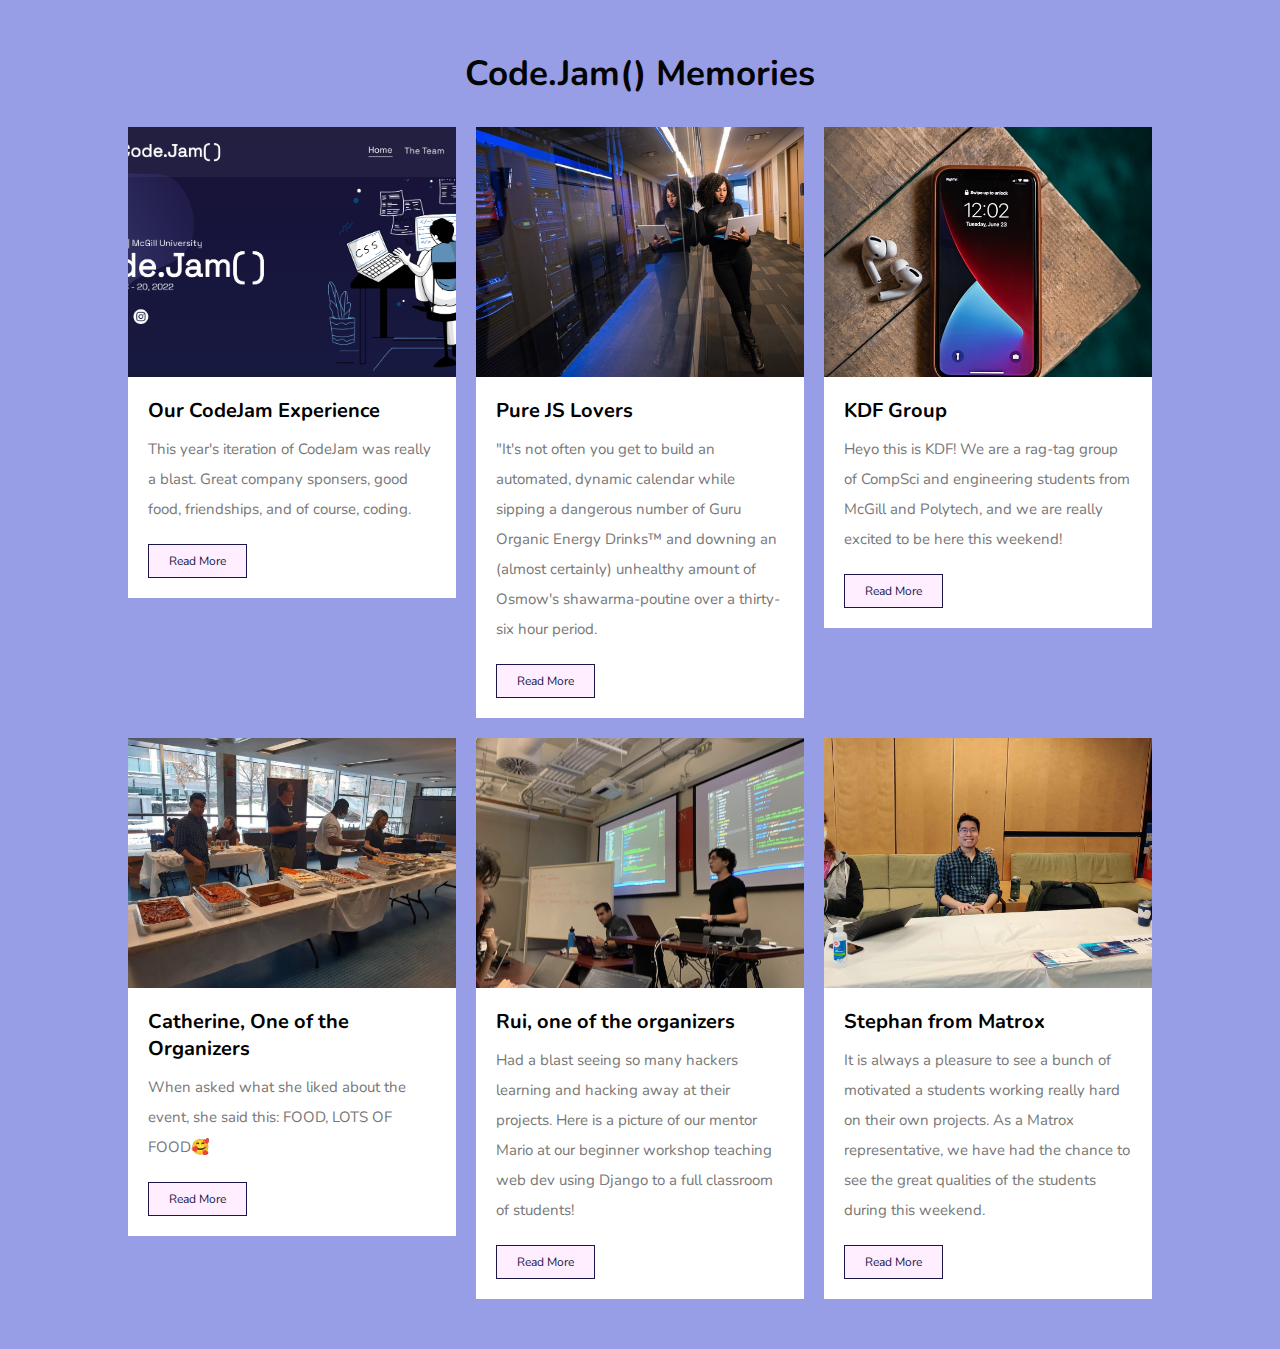
<file: index.html>
<!DOCTYPE html>
<html lang="en">
<head>
    <meta charset="UTF-8">
    <meta http-equiv="X-UA-Compatible" content="IE=edge">
    <meta name="viewport" content="width=device-width, initial-scale=1.0">
    <title>Code.Jam() Memories</title>
    <link rel="stylesheet" href="style.css">
</head>
<body>
    
    <section class="blog">
        <h1 class="heading">Code.Jam() Memories</h1>

        <div class="box-container">

            <!--first post-->
            <div class="box">
                <div class="image">
                    <img src="img/post-1.jpg" alt="">
                </div>
                <div class="content">
                    <h3>Our CodeJam Experience</h3>
                    <p> This year's iteration of CodeJam was really a blast.
                        Great company sponsers, good food, friendships, and of course,
                        coding. </p>
                        <a href="posts/post-1.html" class="btn">read more</a>
                </div>
            </div>

            <!--2nd post-->
            <div class="box">
                <div class="image">
                    <img src="img/post-2.jpg" alt="">
                </div>
                <div class="content">
                    <h3> Pure JS Lovers </h3>
                    <p>"It's not often you get to build an automated, dynamic 
                        calendar while sipping a dangerous number of Guru 
                        Organic Energy Drinks™ and downing an (almost certainly) 
                        unhealthy amount of Osmow's shawarma-poutine over  a 
                        thirty-six hour period.</p>
                        
                        
                        <a href="posts/post-2.html" class="btn">read more</a>
                </div>
            </div>

            <!--3rd post-->
            <div class="box">
                <div class="image">
                    <img src="img/post-3.jpg" alt="">
                </div>
                <div class="content">
                    <h3>KDF Group</h3>
                    <p>Heyo this is KDF! We are a rag-tag group of CompSci and 
                        engineering students from McGill and Polytech, and we 
                        are really excited to be here this weekend! 
                    </p>
                        <a href="posts/post-3.html" class="btn">read more</a>
                </div>
            </div>

            <!--4th post-->
            <div class="box">
                <div class="image">
                    <img src="img/post-4.jpg" alt="">
                </div>
                <div class="content">
                    <h3>Catherine, One of the Organizers</h3>
                    <p>When asked what she liked about the event, she said this: 
                        FOOD, LOTS OF FOOD🥰</p>
                        <a href="posts/post-4.html" class="btn">read more</a>
                </div>
            </div>

            <!--5th post-->
            <div class="box">
                <div class="image">
                    <img src="img/post-5.jpg" alt="">
                </div>
                <div class="content">
                    <h3>Rui, one of the organizers</h3>
                    <p>Had a blast seeing so many hackers learning and hacking 
                        away at their projects. Here is a picture of our mentor 
                        Mario at our beginner workshop teaching web dev using 
                        Django to a full classroom of students!</p>
                        <a href="posts/post-5.html" class="btn">read more</a>
                </div>
            </div>

            <!--6th post-->
            <div class="box">
                <div class="image">
                    <img src="img/post-6.jpg" alt="">
                </div>
                <div class="content">
                    <h3>Stephan from Matrox</h3>
                    <p>It is always a pleasure to see a bunch of motivated a 
                        students working really hard on their own projects. As a 
                        Matrox representative, we have had the chance to see the 
                        great qualities of the students
                        during this weekend. </p>
                        
                        <a href="posts/post-6.html" class="btn">read more</a>
                </div>
            </div>



        </div>
    </section>
    
</body>
</html>
</file>
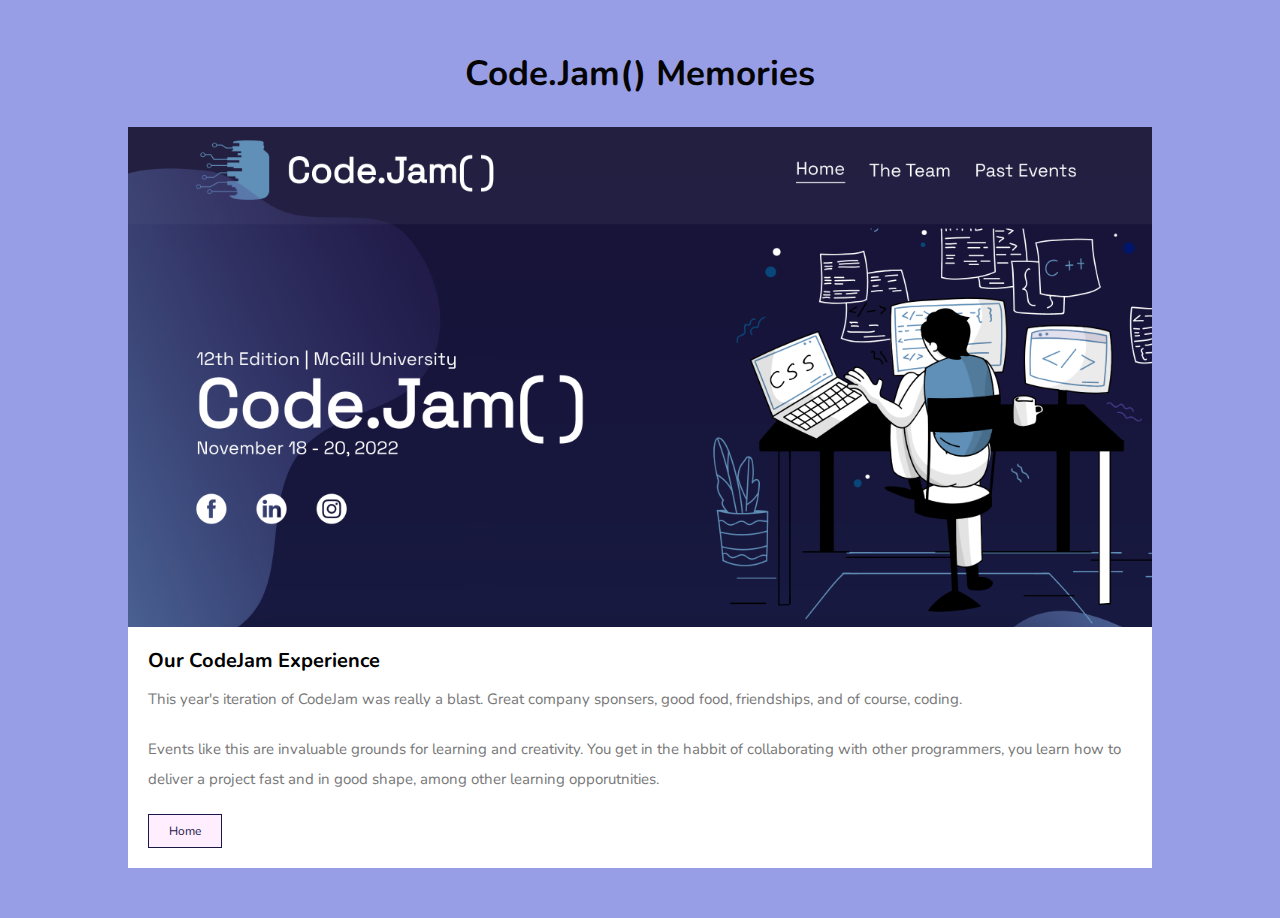
<file: posts/post-1.html>
<!DOCTYPE html>
<html lang="en">
<head>
    <meta charset="UTF-8">
    <meta http-equiv="X-UA-Compatible" content="IE=edge">
    <meta name="viewport" content="width=device-width, initial-scale=1.0">
    <title>Code.Jam() Memories</title>
    <link rel="stylesheet" href="../style.css">
</head>
<body>
    
    <section class="post">
        <h1 class="heading">Code.Jam() Memories</h1>

        <div class="box-container">

            <!--first post-->
            <div class="box">
                <div class="image">
                    <img src="../img/post-1.jpg" alt="">
                </div>
                <div class="content">
                    <h3>Our CodeJam Experience</h3>
                    <p>This year's iteration of CodeJam was really a blast.
                        Great company sponsers, good food, friendships, and of course,
                        coding.
                    </p>
                    <p> Events like this are invaluable grounds for learning and 
                        creativity. You get in the habbit of collaborating with other
                        programmers, you learn how to deliver a project fast and in good
                        shape, among other learning opporutnities.
                    </p>
                        <a href="../index.html" class="btn">home</a>
                </div>
            </div>

            

        </div>
    </section>
    
</body>
</html>
</file>
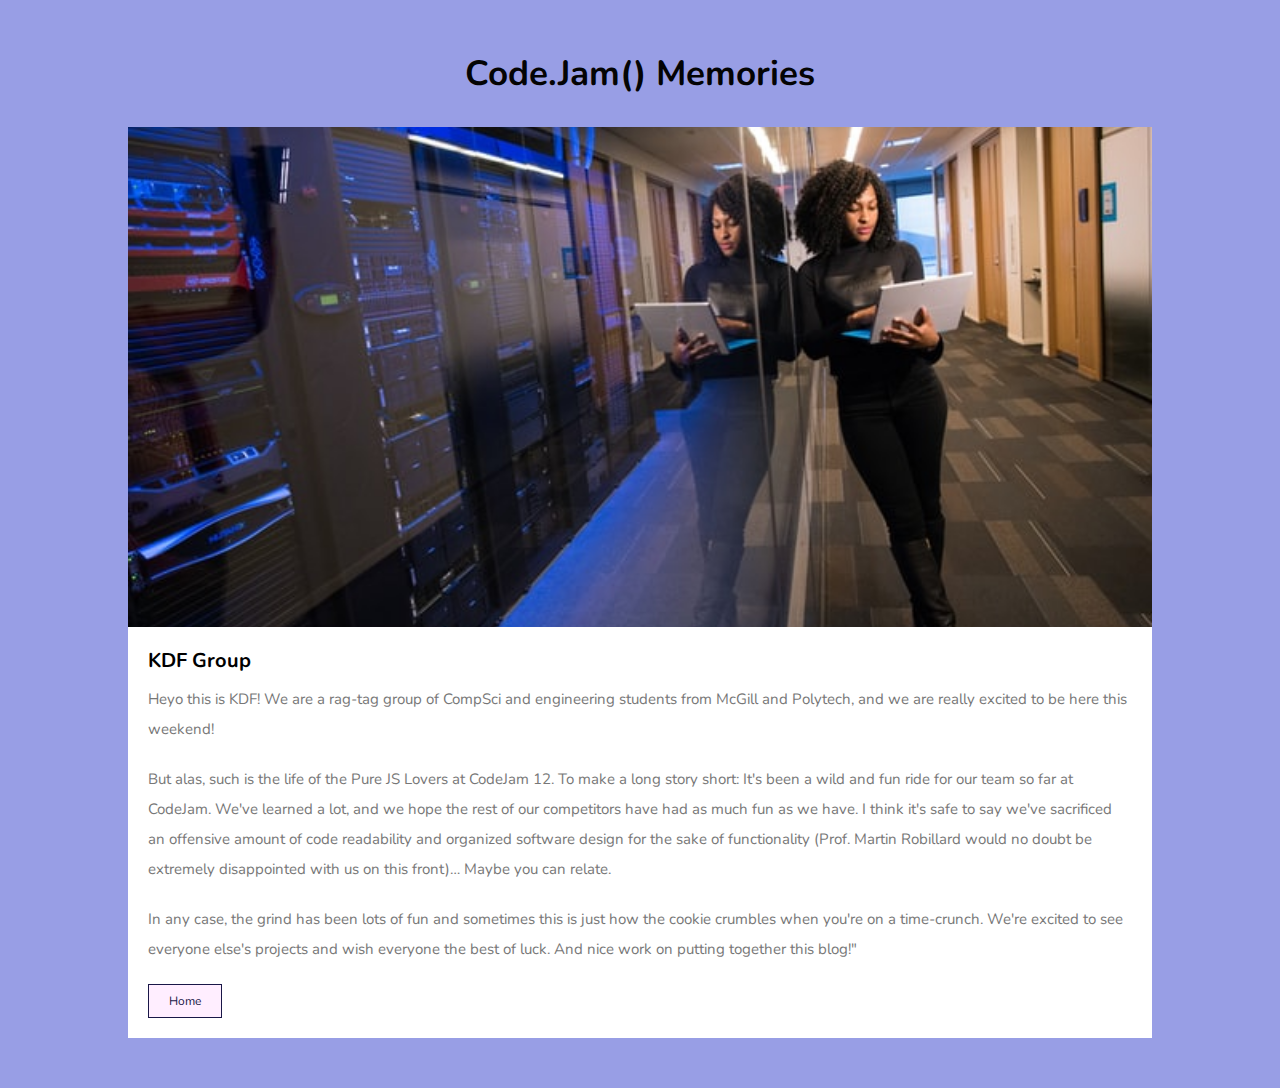
<file: posts/post-2.html>
<!DOCTYPE html>
<html lang="en">
<head>
    <meta charset="UTF-8">
    <meta http-equiv="X-UA-Compatible" content="IE=edge">
    <meta name="viewport" content="width=device-width, initial-scale=1.0">
    <title>Code.Jam() Memories</title>
    <link rel="stylesheet" href="../style.css">
</head>
<body>
    
    <section class="post">
        <h1 class="heading">Code.Jam() Memories</h1>

        <div class="box-container">

            <!--first post-->
            <div class="box">
                <div class="image">
                    <img src="../img/post-2.jpg" alt="">
                </div>
                <div class="content">
                    <h3>KDF Group</h3>
                    <p>Heyo this is KDF! We are a rag-tag group of CompSci and 
                        engineering students from McGill and Polytech, and we 
                        are really excited to be here this weekend!
                    </p>
                    <p>But alas, such is the life of 
                        the Pure JS Lovers at CodeJam 12. To make a long story 
                        short: It's been a wild and fun ride for our team so 
                        far at CodeJam. We've learned a lot, and we hope the 
                        rest of our competitors have had as much fun as we have. 
                        I think it's safe to say we've sacrificed an offensive 
                        amount of code readability and organized software design 
                        for the sake of functionality (Prof. Martin Robillard 
                        would no doubt be extremely disappointed with us on this 
                        front)… Maybe you can relate.</p> 
                        
                        <p>In any case, the grind has 
                        been lots of fun and sometimes this is just how the 
                        cookie crumbles when you're on a time-crunch. We're 
                        excited to see everyone else's projects and wish 
                        everyone the best of luck. And nice work on putting 
                        together this blog!"
                        </p>
                        <a href="../index.html" class="btn">home</a>
                </div>
            </div>

            

        </div>
    </section>
    
</body>
</html>
</file>
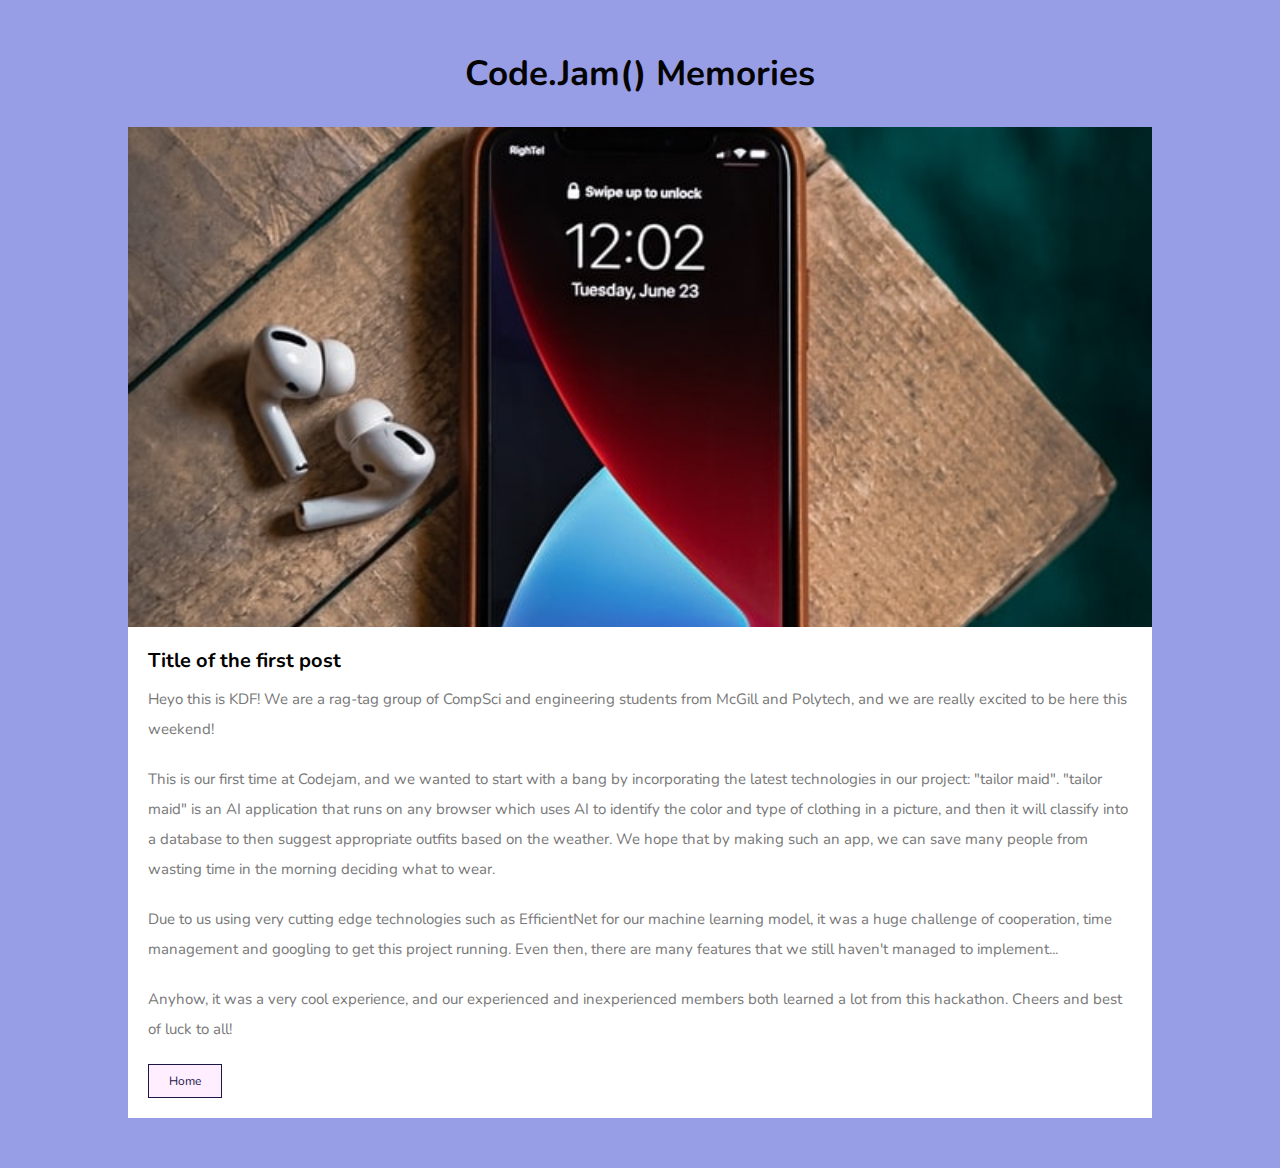
<file: posts/post-3.html>
<!DOCTYPE html>
<html lang="en">
<head>
    <meta charset="UTF-8">
    <meta http-equiv="X-UA-Compatible" content="IE=edge">
    <meta name="viewport" content="width=device-width, initial-scale=1.0">
    <title>Code.Jam() Memories</title>
    <link rel="stylesheet" href="../style.css">
</head>
<body>
    
    <section class="post">
        <h1 class="heading">Code.Jam() Memories</h1>

        <div class="box-container">

            <!--first post-->
            <div class="box">
                <div class="image">
                    <img src="../img/post-3.jpg" alt="">
                </div>
                <div class="content">
                    <h3>Title of the first post</h3>
                    <p>Heyo this is KDF! We are a rag-tag group of CompSci and 
                        engineering students from McGill and Polytech, and we 
                        are really excited to be here this weekend!
                    </p>
                    <p> This is our first time at Codejam, and we wanted to 
                        start with a bang by incorporating the latest 
                        technologies in our project: "tailor maid". 
                        "tailor maid" is an AI application that runs on any 
                        browser which uses AI to identify the color and type 
                        of clothing in a picture, and then it will classify 
                        into a database to then suggest appropriate outfits 
                        based on the weather. We hope that by making such an 
                        app, we can save many people from wasting time in the 
                        morning deciding what to wear. 
                    </p>
                    <p>Due to us using very cutting edge technologies such as 
                        EfficientNet for our machine learning model, it was a 
                        huge challenge of cooperation, time management and 
                        googling to get this project running. Even then, 
                        there are many features that we still haven't managed 
                        to implement...</p>
                        <p>
                            Anyhow, it was a very cool experience, and our 
                        experienced and inexperienced members both learned a 
                        lot from this hackathon. Cheers and best of luck to all!
                        </p>
                        <a href="../index.html" class="btn">home</a>
                </div>
            </div>

            

        </div>
    </section>
    
</body>
</html>
</file>
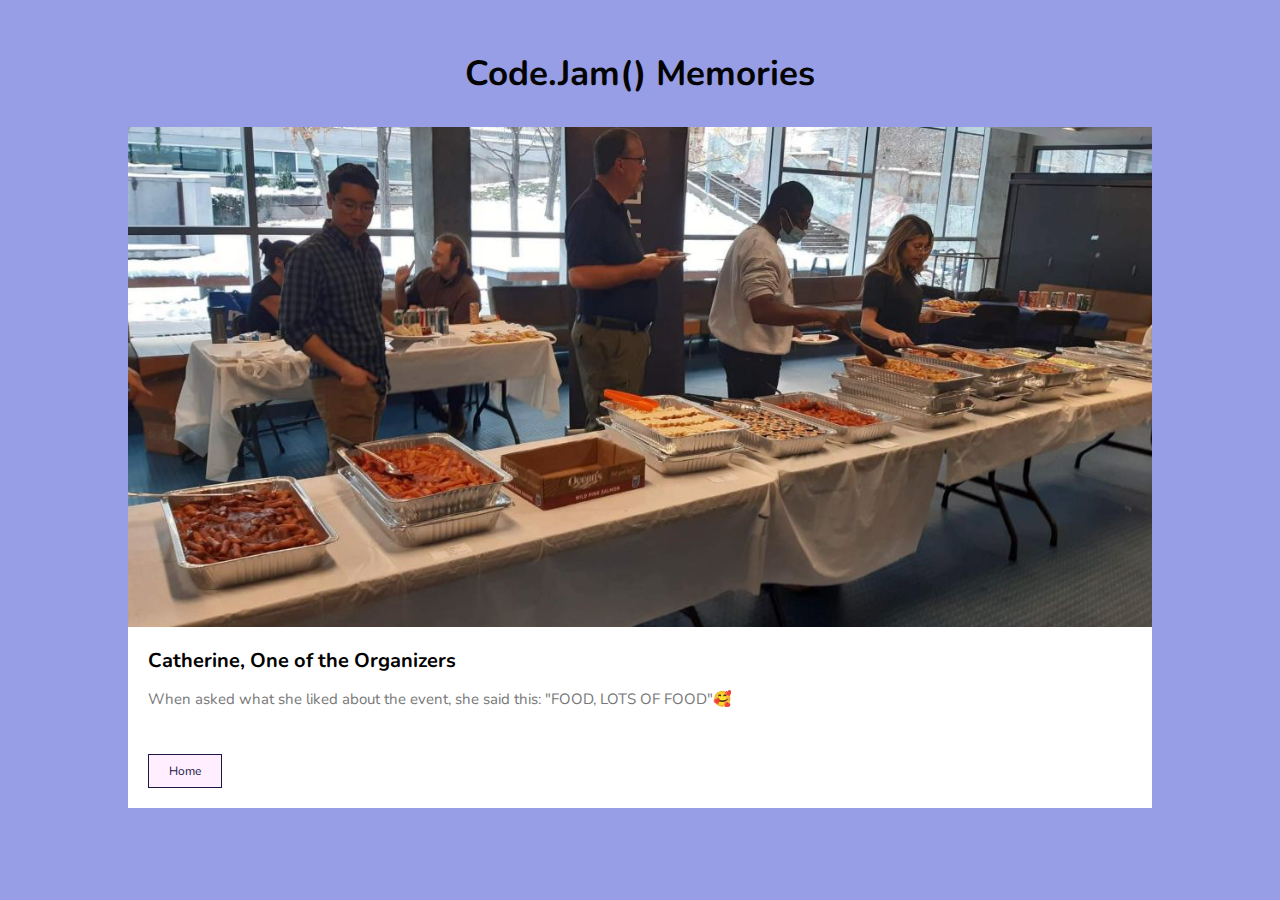
<file: posts/post-4.html>
<!DOCTYPE html>
<html lang="en">
<head>
    <meta charset="UTF-8">
    <meta http-equiv="X-UA-Compatible" content="IE=edge">
    <meta name="viewport" content="width=device-width, initial-scale=1.0">
    <title>Code.Jam() Memories</title>
    <link rel="stylesheet" href="../style.css">
</head>
<body>
    
    <section class="post">
        <h1 class="heading">Code.Jam() Memories</h1>

        <div class="box-container">

            <!--first post-->
            <div class="box">
                <div class="image">
                    <img src="../img/post-4.jpg" alt="">
                </div>
                <div class="content">
                    <h3>Catherine, One of the Organizers</h3>
                    <p>When asked what she liked about the event, she said this: 
                        "FOOD, LOTS OF FOOD"🥰</p>
                    </p>
                    
                        <a href="../index.html" class="btn">home</a>
                </div>
            </div>

            

        </div>
    </section>
    
</body>
</html>
</file>
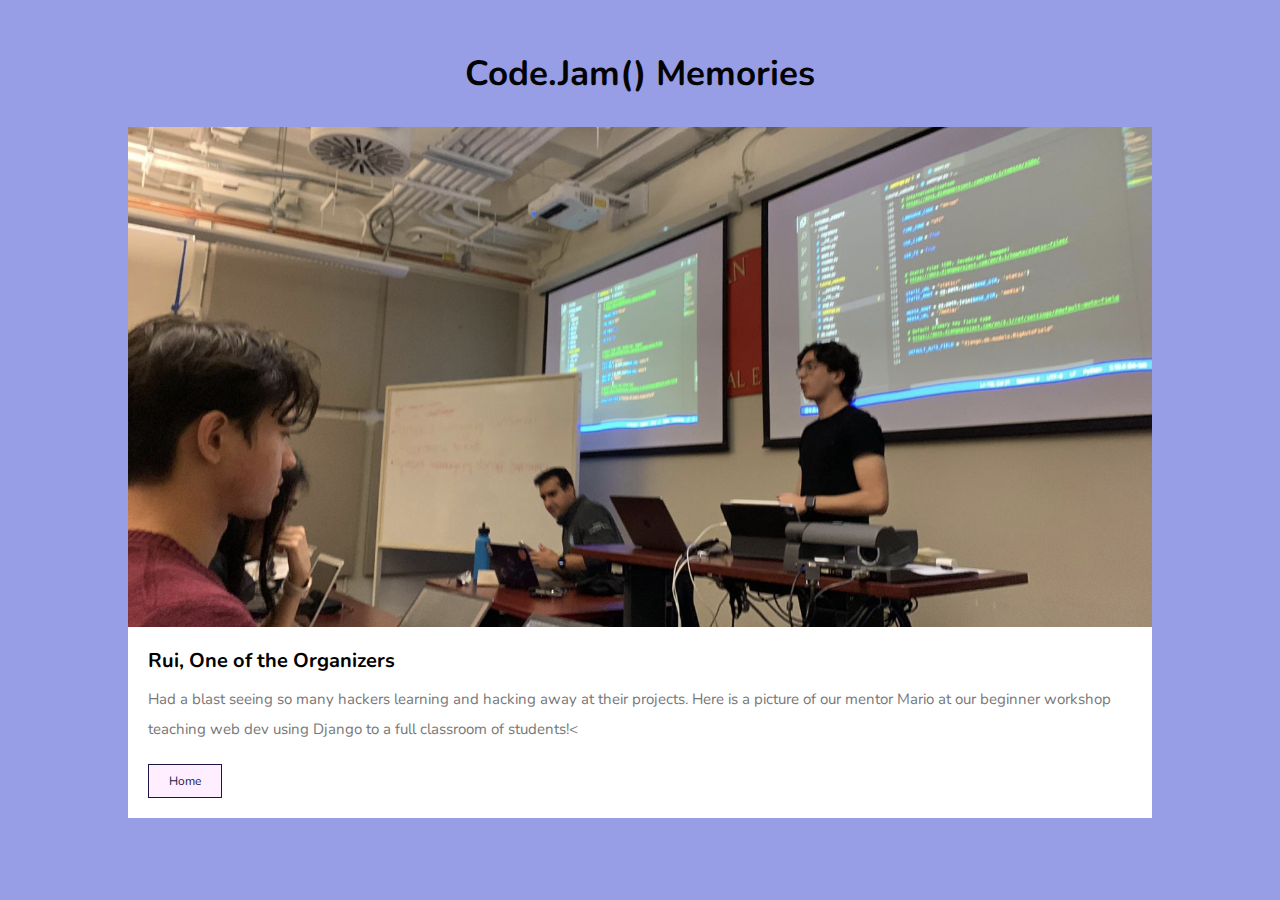
<file: posts/post-5.html>
<!DOCTYPE html>
<html lang="en">
<head>
    <meta charset="UTF-8">
    <meta http-equiv="X-UA-Compatible" content="IE=edge">
    <meta name="viewport" content="width=device-width, initial-scale=1.0">
    <title>Code.Jam() Memories</title>
    <link rel="stylesheet" href="../style.css">
</head>
<body>
    
    <section class="post">
        <h1 class="heading">Code.Jam() Memories</h1>

        <div class="box-container">

            <!-- post-->
            <div class="box">
                <div class="image">
                    <img src="../img/post-5.jpg" alt="">
                </div>
                <div class="content">
                    <h3>Rui, One of the Organizers</h3>
                    <p>Had a blast seeing so many hackers learning and hacking 
                        away at their projects. Here is a picture of our mentor 
                        Mario at our beginner workshop teaching web dev using 
                        Django to a full classroom of students!<
                    </p>
                        <a href="../index.html" class="btn">home</a>
                </div>
            </div>

            

        </div>
    </section>
    
</body>
</html>
</file>
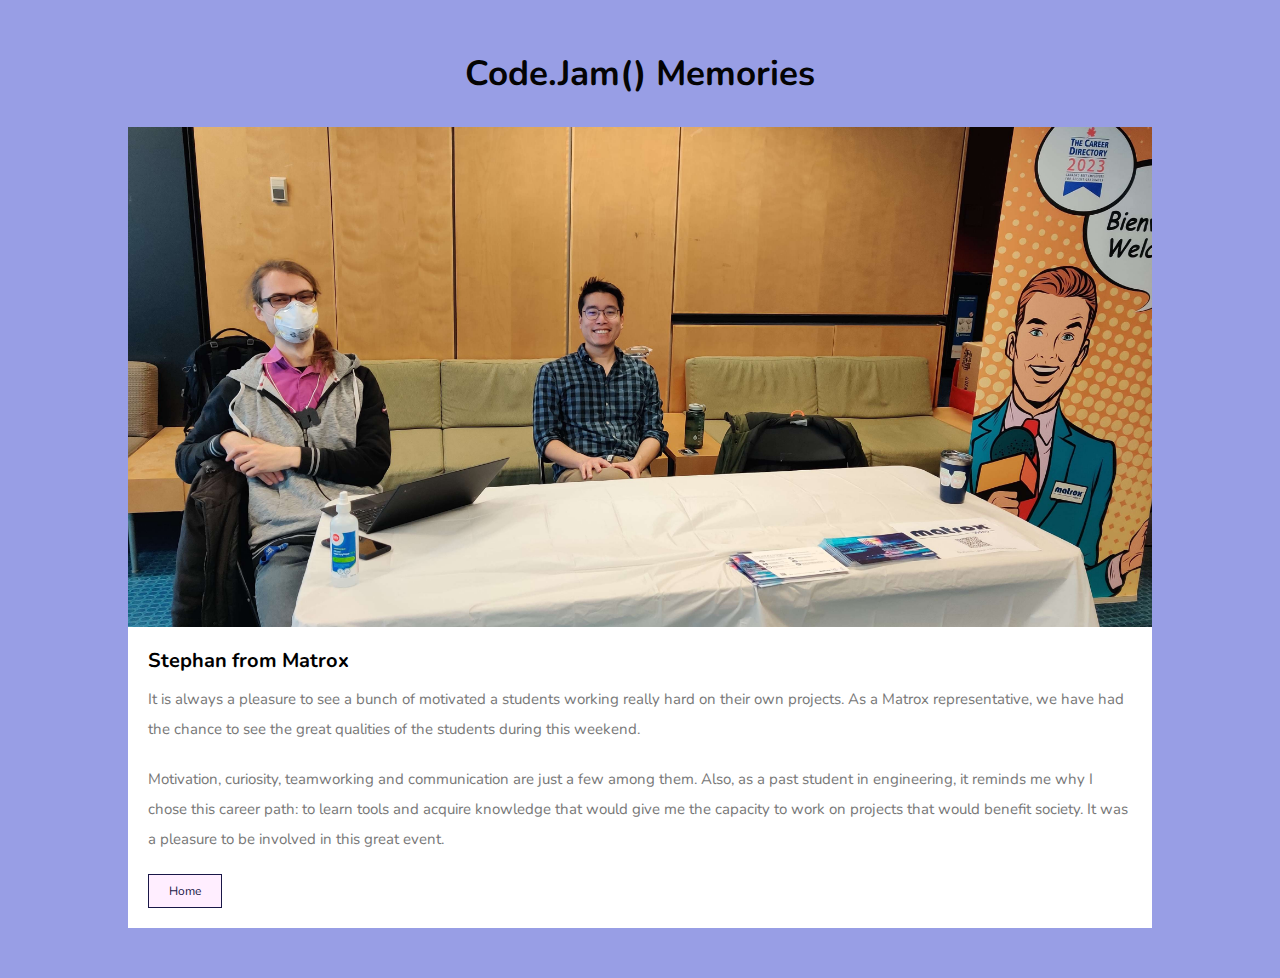
<file: posts/post-6.html>
<!DOCTYPE html>
<html lang="en">
<head>
    <meta charset="UTF-8">
    <meta http-equiv="X-UA-Compatible" content="IE=edge">
    <meta name="viewport" content="width=device-width, initial-scale=1.0">
    <title>Code.Jam() Memories</title>
    <link rel="stylesheet" href="../style.css">
</head>
<body>
    
    <section class="post">
        <h1 class="heading">Code.Jam() Memories</h1>

        <div class="box-container">

            <!--first post-->
            <div class="box">
                <div class="image">
                    <img src="../img/post-6.jpg" alt="">
                </div>
                <div class="content">
                    <h3>Stephan from Matrox</h3>
                    <p>It is always a pleasure to see a bunch of motivated a 
                        students working really hard on their own projects. As a 
                        Matrox representative, we have had the chance to see the 
                        great qualities of the students
                        during this weekend. </p>
                        
                        <p>Motivation, curiosity, teamworking 
                        and communication are just a few among
                        them. Also, as a past student in engineering, it reminds 
                        me why I chose this career path: to learn
                        tools and acquire knowledge that would give me the 
                        capacity to work on projects that would
                        benefit society.
                        It was a pleasure to be involved in this great event.</p>
                        <a href="../index.html" class="btn">home</a>
                </div>
            </div>

            

        </div>
    </section>
    
</body>
</html>
</file>
<file: style.css>
@import url('https://fonts.googleapis.com/css2?family=Nunito:wght@200;300;400;500&display=swap');

* {
    font-family: 'Nunito', sans-serif;
    margin: 0;
    padding: 0;
    box-sizing: border-box;
    outline: none;
    text-decoration: none;
    transition: all .2s linear;
}

html {
    font-size: 62.5%;
    overflow-x: hidden;
    background-color: #989ee5;
}

section {
    padding: 5rem 10%;
}

.heading{
    text-align: center;
    margin-bottom: 3rem;
    font-size: 3.5rem;
    text-transform: capitalize;
    color: #040404;
}

.blog .box-container{
    display: grid;
    grid-column: (minmax(30rem, 1fr))[auto-fit];
    grid-template-columns: repeat(auto-fit, minmax(30rem, 1fr));
    gap: 2rem;
}

.blog .box-container .box:hover .image img{
    transform: scale(1.1);
}

.blog .box-container .box .image{
    height: 25rem;
    overflow: hidden;
    position: relative;
}

.blog .box-container .box .image img{
    height: 100%;
    width: 100%;
    -o-object-fit: cover;
        object-fit: cover;
}

.blog .box-container .box .image h3{
    background-color: #fff;
    color: rgb(63, 62, 62);
    position: absolute;
    top: 2rem;
    left: 1rem;
    padding: .5rem 1.5rem;
    font-size: 1.5rem;
    border-radius: 15px;
}

.blog .box-container .box .image h3 i{
    color: #8b18bd;
}

.blog .box-container .box .content{
    padding: 2rem;
    background-color: #fff;
}

.blog .box-container .box .content h3{
    font-size: 2rem;
}

.blog .box-container .box .content p{
    font-size: 1.5rem;
    padding: 1rem 0;
    line-height: 2;
    color: #777;
}

.btn{
    display: inline-block;
    margin-top: 1rem;
    padding: 0.8rem 2rem;
    font-size: 1.2rem;
    border: 0.1rem solid #191747;
    background: #ffeeff;
    color: #191747;
    cursor: pointer;
    text-transform: capitalize;
}

.btn:hover{
    background: #191747;
    color: #f7ddfb;
}


.post .box-container{
    display: -ms-grid;
    display: grid;
    -ms-grid-column: (minmax(30rem, 1fr))[auto-fit];
    grid-template-columns: repeat(auto-fit, minmax(30rem, 1fr));
    gap: 2rem;
}

.post .box-container .box:hover .image img{
    transform: scale(1.1);
}

.post .box-container .box .image{
    height: 50rem;
    overflow: hidden;
    position: relative;
}

.post .box-container .box .image img{
    height: 100%;
    width: 100%;
    -o-object-fit: cover;
        object-fit: cover;
}

.post .box-container .box .image h3{
    background-color: #fff;
    color: #444;
    position: absolute;
    top: 2rem;
    left: 1rem;
    padding: .5rem 1.5rem;
    font-size: 1.5rem;
    border-radius: 15px;
}

.post .box-container .box .image h3 i{
    color: #9f18bd;
}

.post .box-container .box .content{
    padding: 2rem;
    background-color: #fff;
}

.post .box-container .box .content h3{
    font-size: 2rem;
}

.post .box-container .box .content p{
    font-size: 1.5rem;
    padding: 1rem 0;
    line-height: 2;
    color: #777;
}
</file>
